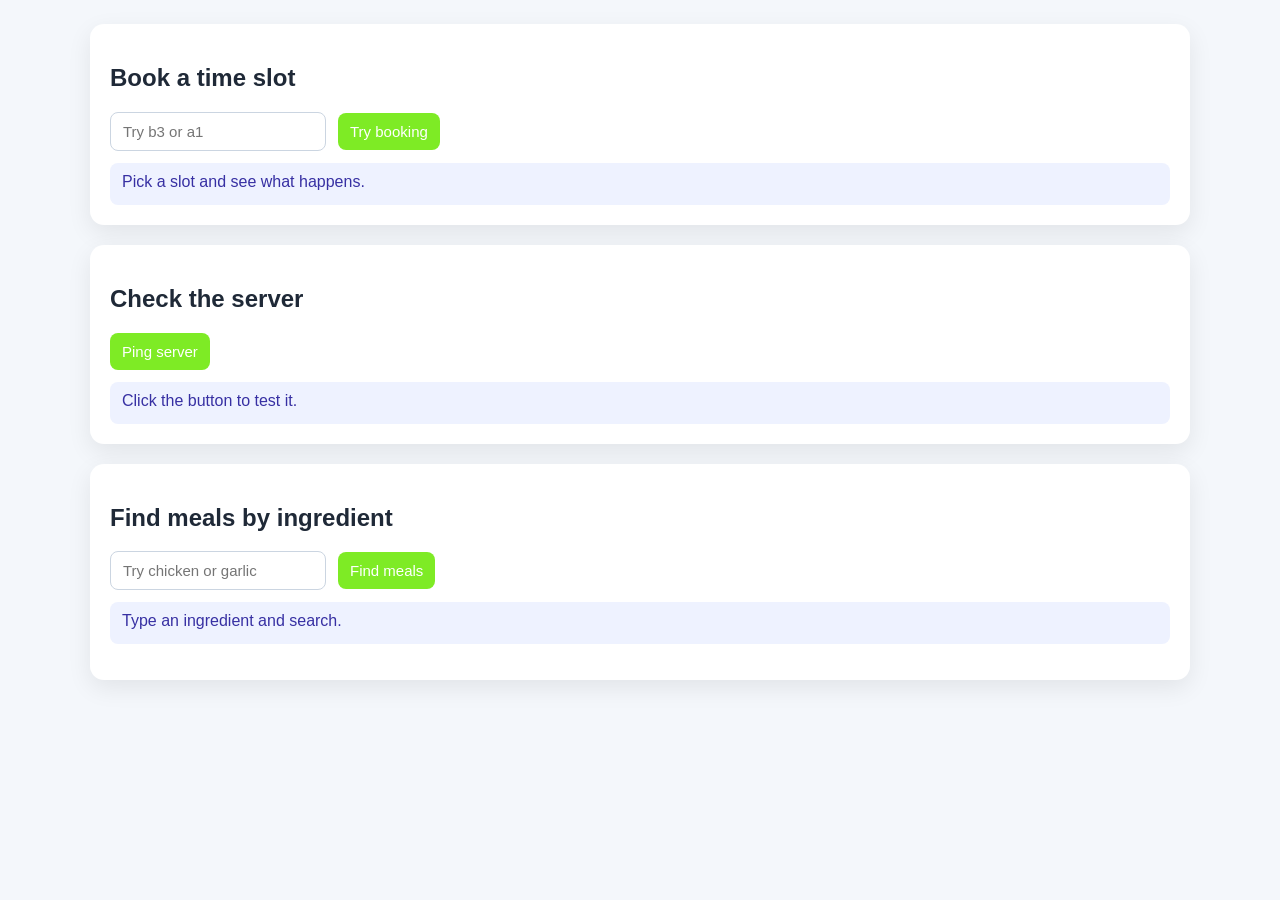
<file: S2Tasks/index.html>
<!DOCTYPE html>
<html lang="en">
<head>
  <meta charset="UTF-8" />
  <meta name="viewport" content="width=device-width, initial-scale=1.0" />
  <title>S2 Tasks</title>
  <link rel="stylesheet" href="styles.css" />
</head>
<body>
  <div class="container">
    <section class="card">
      <h2>Book a time slot</h2>
      <div class="row">
        <input id="slotInput" type="text" placeholder="Try b3 or a1" />
        <button id="bookBtn">Try booking</button>
      </div>
      <div id="bookingStatus" class="status">Pick a slot and see what happens.</div>
    </section>

    <section class="card">
      <h2>Check the server</h2>
      <button id="serverBtn">Ping server</button>
      <div id="serverStatus" class="status">Click the button to test it.</div>
    </section>

    <section class="card">
      <h2>Find meals by ingredient</h2>
      <div class="row">
        <input id="mealInput" type="text" placeholder="Try chicken or garlic" />
        <button id="searchBtn">Find meals</button>
      </div>
      <div id="mealStatus" class="status">Type an ingredient and search.</div>
      <div id="mealResults" class="results"></div>
    </section>
  </div>

  <script src="script.js"></script>
</body>
</html>
</file>
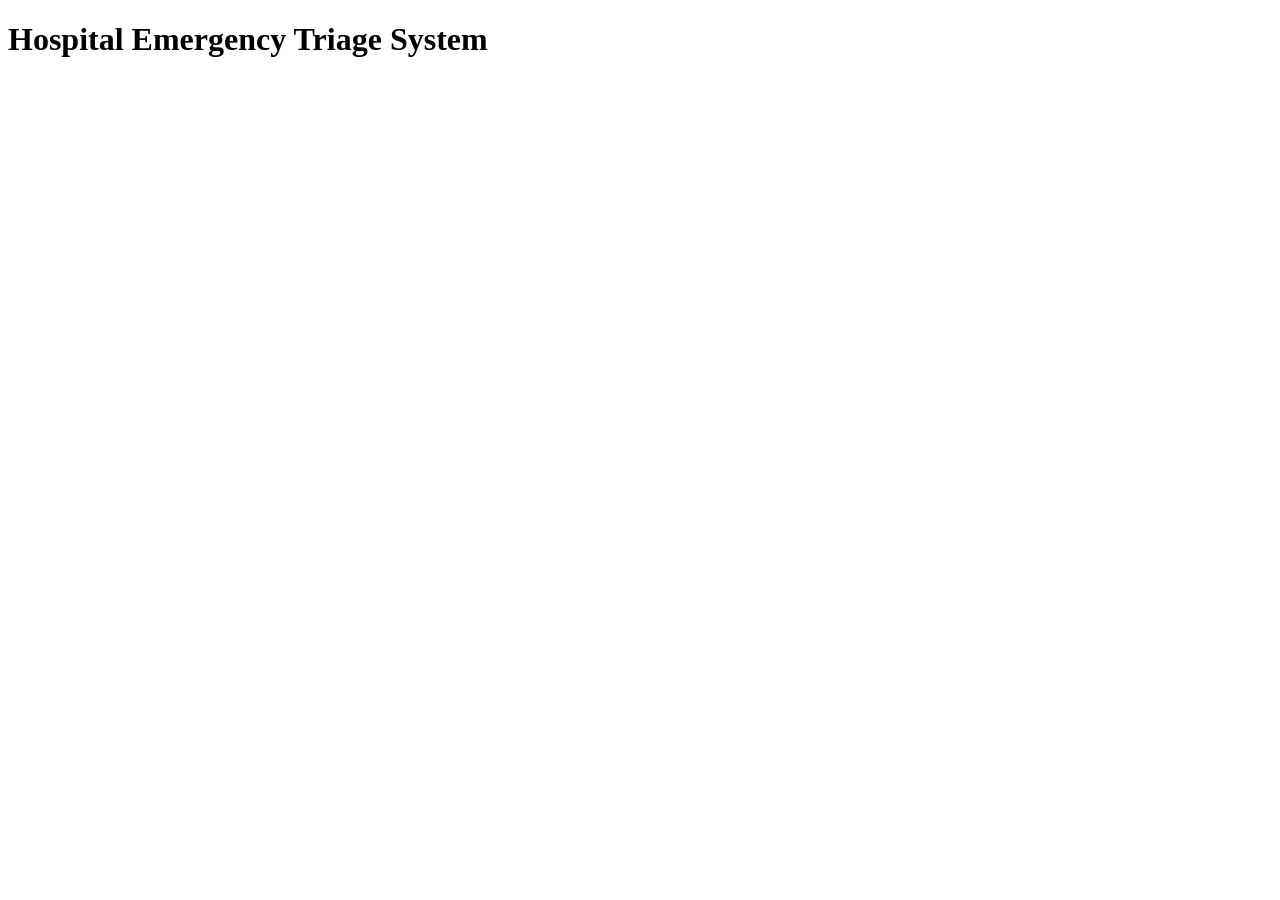
<file: S1Tasks/Test.html>
<!DOCTYPE html>
<html>
<head>
    <title>Hospital Triage</title>
</head>
<body>
    <h1>Hospital Emergency Triage System</h1>

    <script src="Hospital_Emergency_Triage_System.js"></script>
    <script src="Coding_problems.js"></script>
</body>
</html>
</file>
<file: S2Tasks/styles.css>
:root {
  color-scheme: light;
  font-family: Arial, Helvetica, sans-serif;
}

body {
  margin: 0;
  background: #f4f7fb;
  color: #1f2937;
}

.container {
  max-width: 1100px;
  margin: 0 auto;
  padding: 24px;
}

h1 {
  margin-bottom: 8px;
}

.card {
  background: white;
  padding: 20px;
  border-radius: 14px;
  box-shadow: 0 8px 24px rgba(0, 0, 0, 0.08);
  margin-bottom: 20px;
}

.row {
  display: flex;
  gap: 12px;
  flex-wrap: wrap;
  align-items: center;
}

input,
button {
  padding: 10px 12px;
  border-radius: 8px;
  border: 1px solid #cbd5e1;
  font-size: 15px;
}

button {
  background: #7eeb25;
  color: white;
  border: none;
  cursor: pointer;
  transition: background 0.2s ease;
}

button:hover {
  background: #1dd836;
}

.status {
  margin-top: 12px;
  padding: 10px 12px;
  border-radius: 8px;
  background: #eef2ff;
  color: #3730a3;
  min-height: 22px;
}

.results {
  display: grid;
  grid-template-columns: repeat(auto-fit, minmax(220px, 1fr));
  gap: 16px;
  margin-top: 16px;
}

.meal-card {
  border: 1px solid #e5e7eb;
  border-radius: 12px;
  overflow: hidden;
  background: #fff;
}

.meal-card img {
  width: 100%;
  height: 180px;
  object-fit: cover;
  display: block;
}

.meal-info {
  padding: 12px;
}

.meal-info h3 {
  margin: 0 0 6px 0;
  font-size: 18px;
}

.empty {
  color: #6b7280;
  padding: 12px 0;
}
</file>
